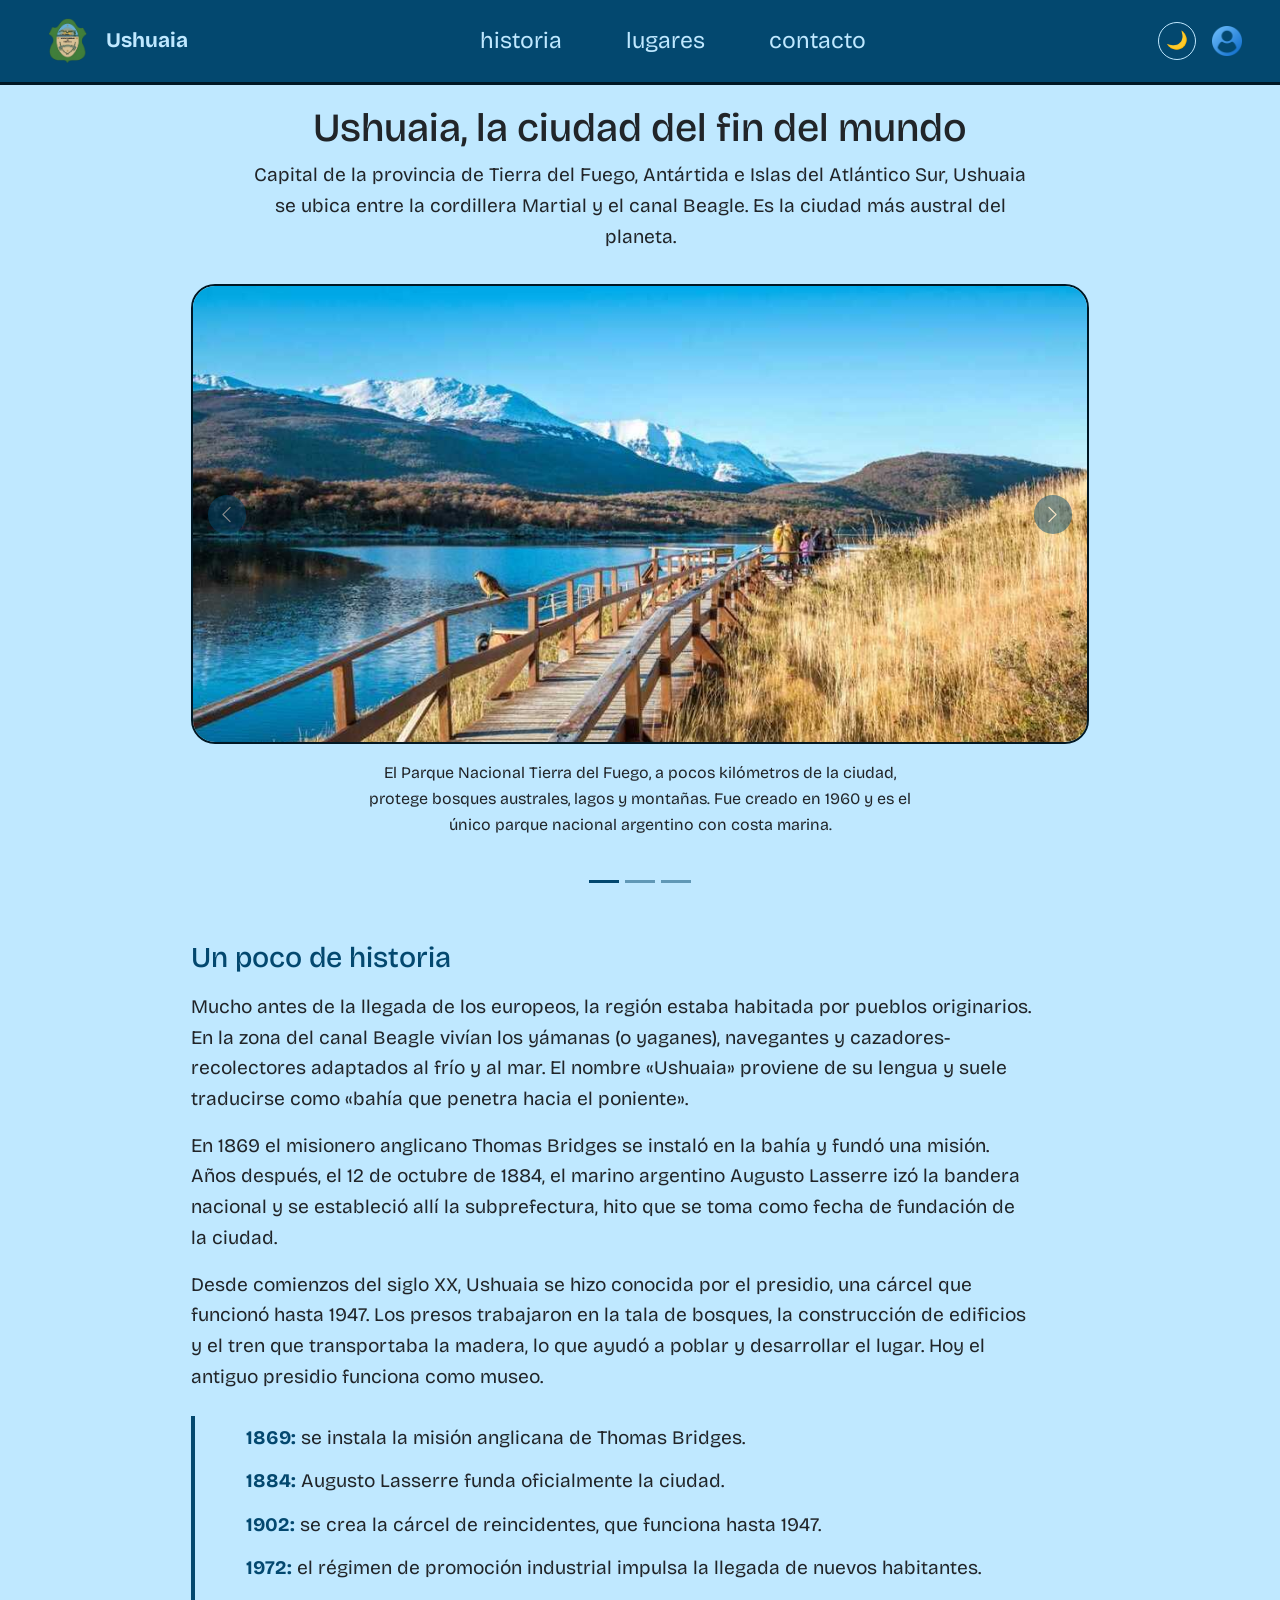
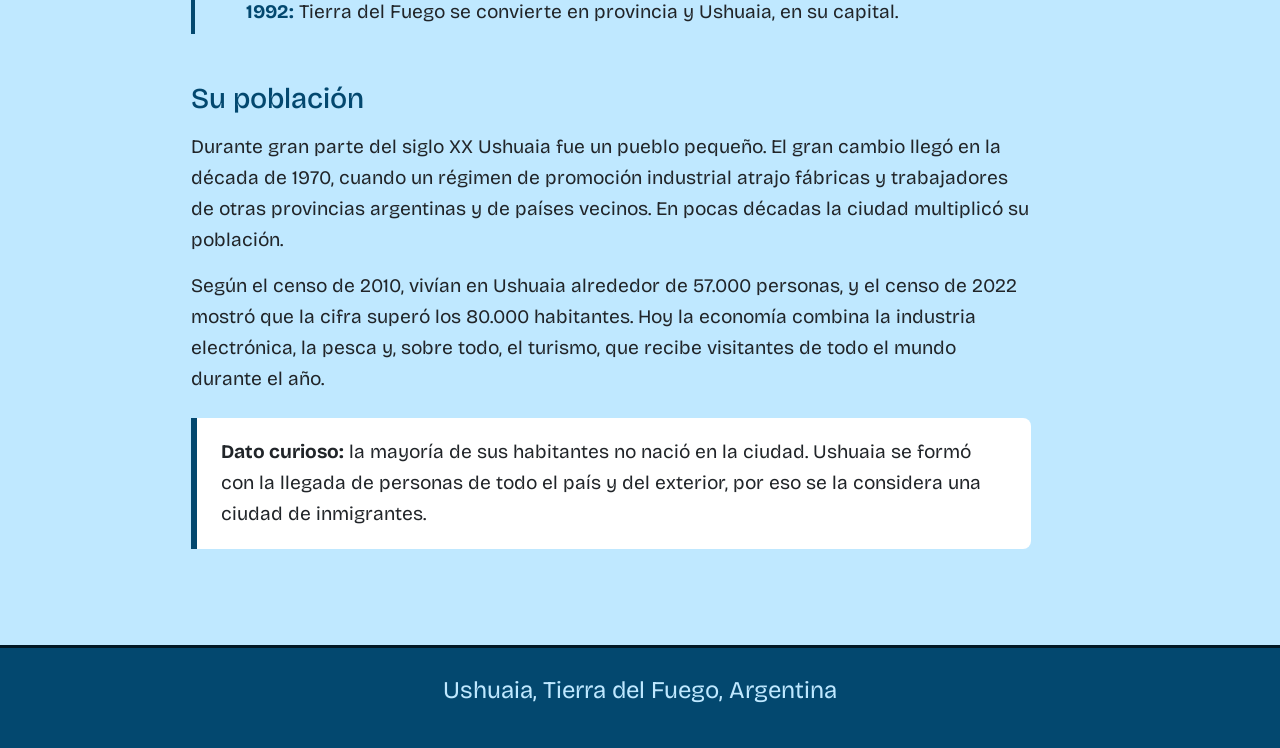
<file: ciudad.html>
<!DOCTYPE html>
<html lang="es">
<head>
    <meta charset="UTF-8">
    <meta name="viewport" content="width=device-width, initial-scale=1.0">
    <meta name="description" content="Historia y población de Ushuaia, la ciudad más austral del mundo.">

    <link rel="preconnect" href="https://fonts.googleapis.com">
    <link rel="preconnect" href="https://fonts.gstatic.com" crossorigin>
    <link href="https://fonts.googleapis.com/css2?family=Bricolage+Grotesque:opsz,wght@12..96,200..800&display=swap" rel="stylesheet">
    <link rel="shortcut icon" href="imagenes/iconoUshuaia.png" type="image/x-icon">

    <link href="https://cdn.jsdelivr.net/npm/bootstrap@5.3.3/dist/css/bootstrap.min.css" rel="stylesheet" crossorigin="anonymous">
    <script src="https://cdn.jsdelivr.net/npm/bootstrap@5.3.3/dist/js/bootstrap.bundle.min.js" crossorigin="anonymous" defer></script>

    <link rel="stylesheet" href="estilos.css">
    <script src="tema.js"></script>

    <title>Nuestra historia</title>
</head>
<body class="ciudad">
    <header class="headerInicio sticky-top">
        <nav class="navbar navbar-expand-md navbar-dark w-100 p-0">
            <a class="navbar-brand d-flex align-items-center gap-2 m-0" href="index.html">
                <img src="imagenes/iconoUshuaia.png" class="logo" alt="logo de ushuaia">
                <span class="nombreCiudad">Ushuaia</span>
            </a>
            <div class="ms-auto order-md-3 d-flex align-items-center gap-3">
                <button type="button" id="btnTema" class="btnTema" aria-pressed="false" aria-label="Activar modo oscuro">
                    <span class="iconoTema" aria-hidden="true">🌙</span>
                </button>
                <a href="#" class="botonDeRegistro">
                    <img src="imagenes/iconoUsuario.png" class="logoRegistro" alt="icono de usuario">
                </a>
                <button class="navbar-toggler" type="button"
                        data-bs-toggle="collapse" data-bs-target="#menuPrincipal"
                        aria-controls="menuPrincipal" aria-expanded="false"
                        aria-label="Abrir menú de navegación">
                    <span class="navbar-toggler-icon"></span>
                </button>
            </div>
            <div class="collapse navbar-collapse order-md-2" id="menuPrincipal">
                <ul class="navbar-nav barraDeNav mx-auto">
                    <li class="nav-item"><a class="nav-link" href="ciudad.html">historia</a></li>
                    <li class="nav-item"><a class="nav-link" href="lugares.html">lugares</a></li>
                    <li class="nav-item"><a class="nav-link" href="contacto.html">contacto</a></li>
                </ul>
            </div>
        </nav>
    </header>

    <main class="principalCiudad">
        <section class="presentacionCiudad">
            <h1>Ushuaia, la ciudad del fin del mundo</h1>
            <p>
                Capital de la provincia de Tierra del Fuego, Antártida e Islas del Atlántico Sur,
                Ushuaia se ubica entre la cordillera Martial y el canal Beagle. Es la ciudad más austral del planeta.
            </p>
        </section>

        <section class="galeriaCiudad" aria-label="Galería de imágenes de Ushuaia">
            <div id="carruselCiudad" class="carousel slide carousel-fade" data-bs-ride="carousel">
                <div class="carousel-indicators">
                    <button type="button" data-bs-target="#carruselCiudad" data-bs-slide-to="0" class="active" aria-current="true" aria-label="Imagen 1: Parque Nacional"></button>
                    <button type="button" data-bs-target="#carruselCiudad" data-bs-slide-to="1" aria-label="Imagen 2: Pingüinos"></button>
                    <button type="button" data-bs-target="#carruselCiudad" data-bs-slide-to="2" aria-label="Imagen 3: Ciudad desde el mar"></button>
                </div>

                <div class="carousel-inner">
                    <figure class="carousel-item active">
                        <img src="imagenes/parqueNacional.jpg" class="d-block w-100" alt="Paisaje de montañas, bosque y lago en el Parque Nacional Tierra del Fuego">
                        <figcaption class="descripcionImagen">
                            El Parque Nacional Tierra del Fuego, a pocos kilómetros de la ciudad, protege bosques
                            australes, lagos y montañas. Fue creado en 1960 y es el único parque nacional argentino con costa marina.
                        </figcaption>
                    </figure>

                    <figure class="carousel-item">
                        <img src="imagenes/pinguinos.webp" class="d-block w-100" alt="Grupo de pingüinos caminando sobre la costa del canal Beagle">
                        <figcaption class="descripcionImagen">
                            Los pingüinos llegan cada primavera a las islas del canal Beagle para reproducirse.
                            Desde Ushuaia se organizan navegaciones para observarlos de cerca.
                        </figcaption>
                    </figure>

                    <figure class="carousel-item">
                        <img src="imagenes/ciudadDesdeElMar.avif" class="d-block w-100" alt="Vista de la ciudad de Ushuaia desde el canal Beagle, con las montañas nevadas detrás">
                        <figcaption class="descripcionImagen">
                            Así se ve Ushuaia desde el canal Beagle: una ciudad de puerto que crece entre
                            el mar y las montañas, y que funciona como punto de partida hacia la Antártida.
                        </figcaption>
                    </figure>
                </div>

                <button class="carousel-control-prev" type="button" data-bs-target="#carruselCiudad" data-bs-slide="prev">
                    <span class="carousel-control-prev-icon" aria-hidden="true"></span>
                    <span class="visually-hidden">Imagen anterior</span>
                </button>
                <button class="carousel-control-next" type="button" data-bs-target="#carruselCiudad" data-bs-slide="next">
                    <span class="carousel-control-next-icon" aria-hidden="true"></span>
                    <span class="visually-hidden">Imagen siguiente</span>
                </button>
            </div>
        </section>

        <section class="seccionHistoria">
            <h2>Un poco de historia</h2>
            <article>
                <p>
                    Mucho antes de la llegada de los europeos, la región estaba habitada por pueblos originarios.
                    En la zona del canal Beagle vivían los yámanas (o yaganes), navegantes y cazadores-recolectores
                    adaptados al frío y al mar. El nombre «Ushuaia» proviene de su lengua y suele traducirse como
                    «bahía que penetra hacia el poniente».
                </p>
                <p>
                    En 1869 el misionero anglicano Thomas Bridges se instaló en la bahía y fundó una misión.
                    Años después, el 12 de octubre de 1884, el marino argentino Augusto Lasserre izó la bandera
                    nacional y se estableció allí la subprefectura, hito que se toma como fecha de fundación de la ciudad.
                </p>
                <p>
                    Desde comienzos del siglo XX, Ushuaia se hizo conocida por el presidio, una cárcel que
                    funcionó hasta 1947. Los presos trabajaron en la tala de bosques, la construcción de edificios y el tren
                    que transportaba la madera, lo que ayudó a poblar y desarrollar el lugar. Hoy el antiguo presidio funciona como museo.
                </p>
            </article>

            <ol class="lineaDeTiempo">
                <li><strong>1869:</strong> se instala la misión anglicana de Thomas Bridges.</li>
                <li><strong>1884:</strong> Augusto Lasserre funda oficialmente la ciudad.</li>
                <li><strong>1902:</strong> se crea la cárcel de reincidentes, que funciona hasta 1947.</li>
                <li><strong>1972:</strong> el régimen de promoción industrial impulsa la llegada de nuevos habitantes.</li>
                <li><strong>1992:</strong> Tierra del Fuego se convierte en provincia y Ushuaia, en su capital.</li>
            </ol>
        </section>

        <section class="seccionPoblacion">
            <h2>Su población</h2>
            <article>
                <p>
                    Durante gran parte del siglo XX Ushuaia fue un pueblo pequeño. El gran cambio llegó en la década
                    de 1970, cuando un régimen de promoción industrial atrajo fábricas y trabajadores de otras provincias
                    argentinas y de países vecinos. En pocas décadas la ciudad multiplicó su población.
                </p>
                <p>
                    Según el censo de 2010, vivían en Ushuaia alrededor de 57.000 personas, y el censo de 2022 mostró
                    que la cifra superó los 80.000 habitantes. Hoy la economía combina la industria electrónica,
                    la pesca y, sobre todo, el turismo, que recibe visitantes de todo el mundo durante el año.
                </p>
            </article>

            <aside class="datoDestacado">
                <p>
                    <strong>Dato curioso:</strong> la mayoría de sus habitantes no nació en la ciudad.
                    Ushuaia se formó con la llegada de personas de todo el país y del exterior, por eso
                    se la considera una ciudad de inmigrantes.
                </p>
            </aside>
        </section>
    </main>

    <footer class="piePagina">
        <p>Ushuaia, Tierra del Fuego, Argentina</p>
    </footer>
</body>
</html>
</file>
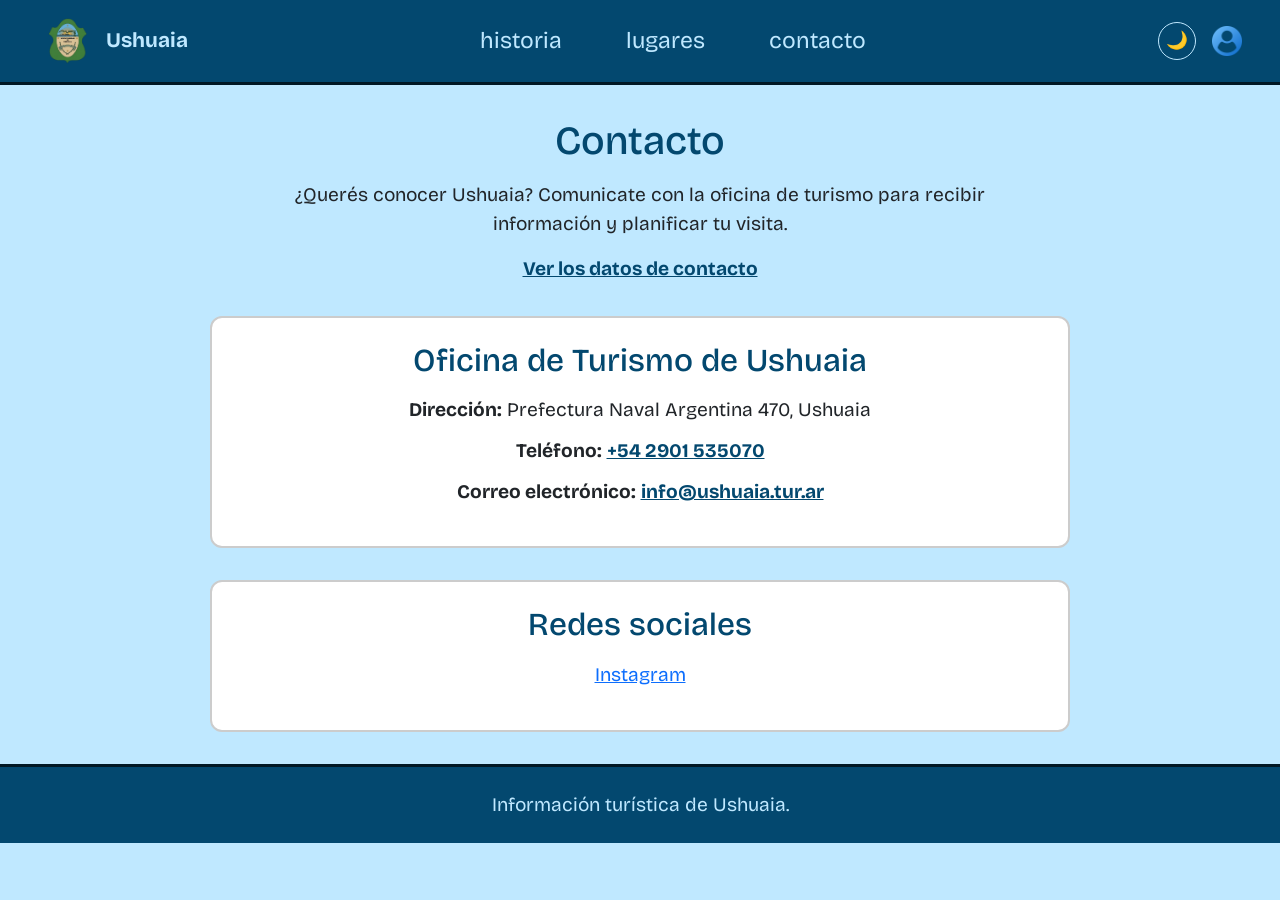
<file: contacto.html>
<!DOCTYPE html>
<html lang="es">
<head>
    <meta charset="UTF-8">
    <meta name="viewport" content="width=device-width, initial-scale=1.0">
    <link rel="preconnect" href="https://fonts.googleapis.com">
    <link rel="preconnect" href="https://fonts.gstatic.com" crossorigin>
    <link href="https://fonts.googleapis.com/css2?family=Bricolage+Grotesque:opsz,wght@12..96,200..800&display=swap" rel="stylesheet">
    <link rel="shortcut icon" href="imagenes/iconoUshuaia.png" type="image/x-icon">

    <link href="https://cdn.jsdelivr.net/npm/bootstrap@5.3.3/dist/css/bootstrap.min.css" rel="stylesheet">
    <script src="https://cdn.jsdelivr.net/npm/bootstrap@5.3.3/dist/js/bootstrap.bundle.min.js" defer></script>

    <link rel="stylesheet" href="estilos.css">
    <script src="tema.js"></script>

    <title>¡Te estamos esperando!</title>
</head>
<body class="paginaContacto">
    <header class="headerInicio sticky-top">
        <nav class="navbar navbar-expand-md navbar-dark w-100 p-0">
            <a class="navbar-brand d-flex align-items-center gap-2 m-0" href="index.html">
                <img src="imagenes/iconoUshuaia.png" class="logo" alt="logo de ushuaia">
                <span class="nombreCiudad">Ushuaia</span>
            </a>
            <div class="ms-auto order-md-3 d-flex align-items-center gap-3">
                <button type="button" id="btnTema" class="btnTema" aria-pressed="false" aria-label="Activar modo oscuro">
                    <span class="iconoTema" aria-hidden="true">🌙</span>
                </button>
                <a href="#" class="botonDeRegistro">
                    <img src="imagenes/iconoUsuario.png" class="logoRegistro" alt="icono de usuario">
                </a>
                <button class="navbar-toggler" type="button"
                        data-bs-toggle="collapse" data-bs-target="#menuPrincipal"
                        aria-controls="menuPrincipal" aria-expanded="false"
                        aria-label="Abrir menú de navegación">
                    <span class="navbar-toggler-icon"></span>
                </button>
            </div>
            <div class="collapse navbar-collapse order-md-2" id="menuPrincipal">
                <ul class="navbar-nav barraDeNav mx-auto">
                    <li class="nav-item"><a class="nav-link" href="ciudad.html">historia</a></li>
                    <li class="nav-item"><a class="nav-link" href="lugares.html">lugares</a></li>
                    <li class="nav-item"><a class="nav-link" href="contacto.html">contacto</a></li>
                </ul>
            </div>
        </nav>
    </header>

    <main>
        <h1>Contacto</h1>
        <p>
            ¿Querés conocer Ushuaia? Comunicate con la oficina de turismo para recibir
            información y planificar tu visita.
        </p>
        <p><a href="#informacion-contacto">Ver los datos de contacto</a></p>

        <section id="informacion-contacto" aria-labelledby="titulo-oficina">
            <h2 id="titulo-oficina">Oficina de Turismo de Ushuaia</h2>
            <address>
                <p>
                    <strong>Dirección:</strong>
                    Prefectura Naval Argentina 470, Ushuaia
                </p>
                <p>
                    <strong>Teléfono:</strong>
                    <a href="tel:+542901535070">+54 2901 535070</a>
                </p>
                <p>
                    <strong>Correo electrónico:</strong>
                    <a href="mailto:info@ushuaia.tur.ar">info@ushuaia.tur.ar</a>
                </p>
            </address>
        </section>

        <section aria-labelledby="titulo-redes">
            <h2 id="titulo-redes">Redes sociales</h2>
            <p>
                <a href="https://www.instagram.com/turismoushuaia/"
                   target="_blank" rel="noopener noreferrer">Instagram</a>
            </p>
        </section>
    </main>

    <footer>
        <p>Información turística de Ushuaia.</p>
    </footer>
</body>
</html>
</file>
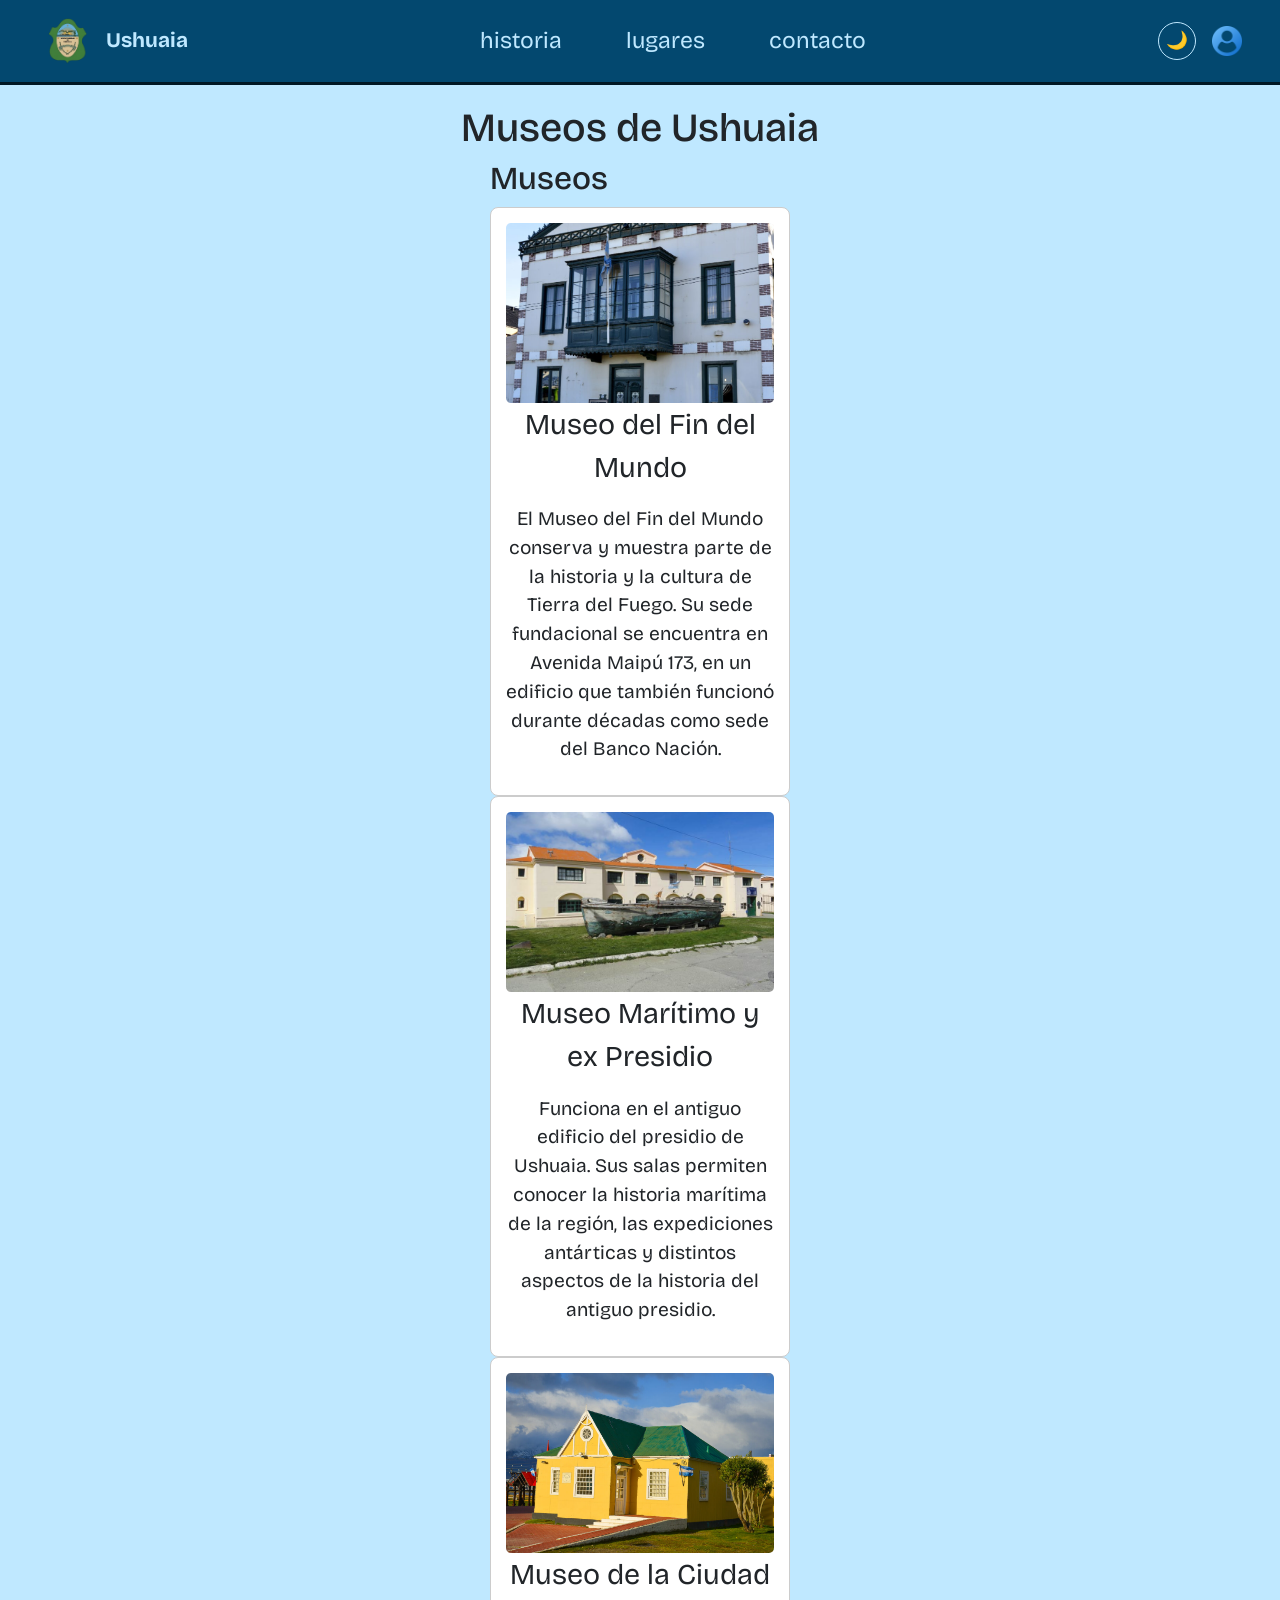
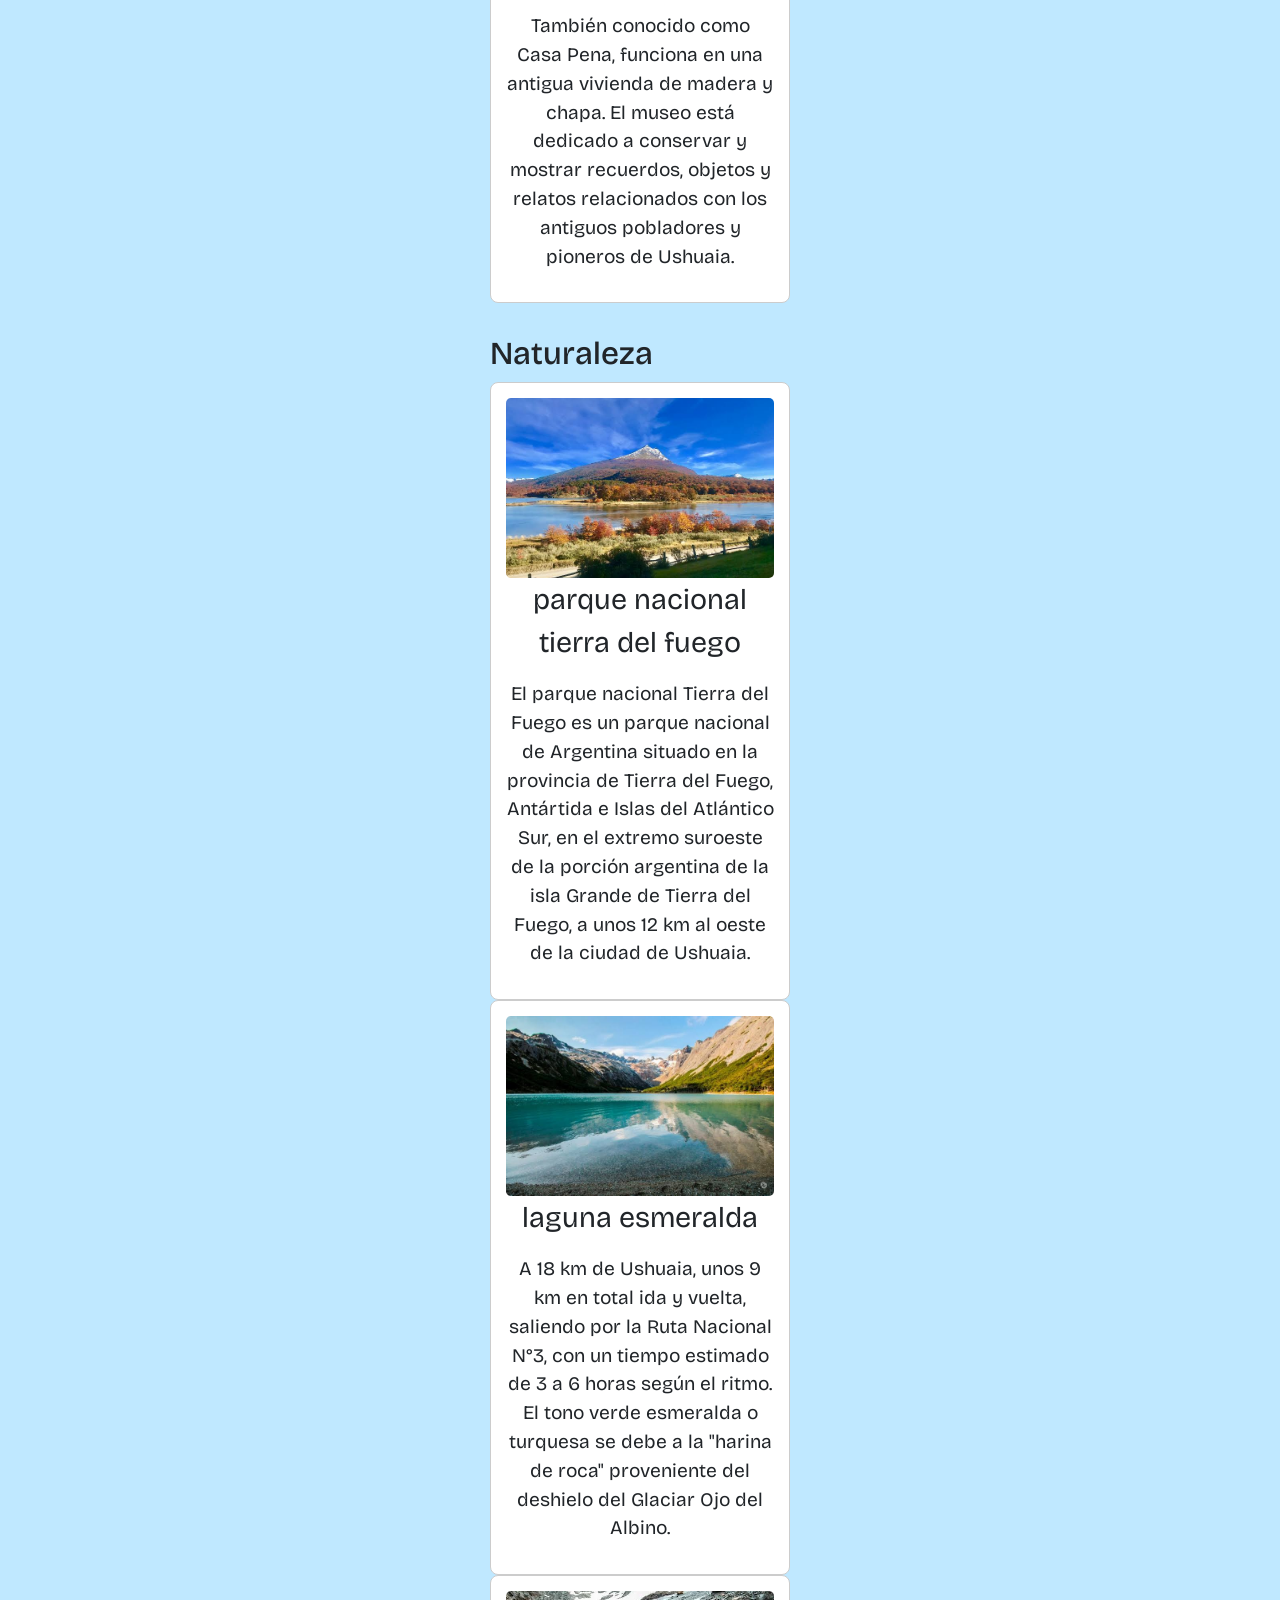
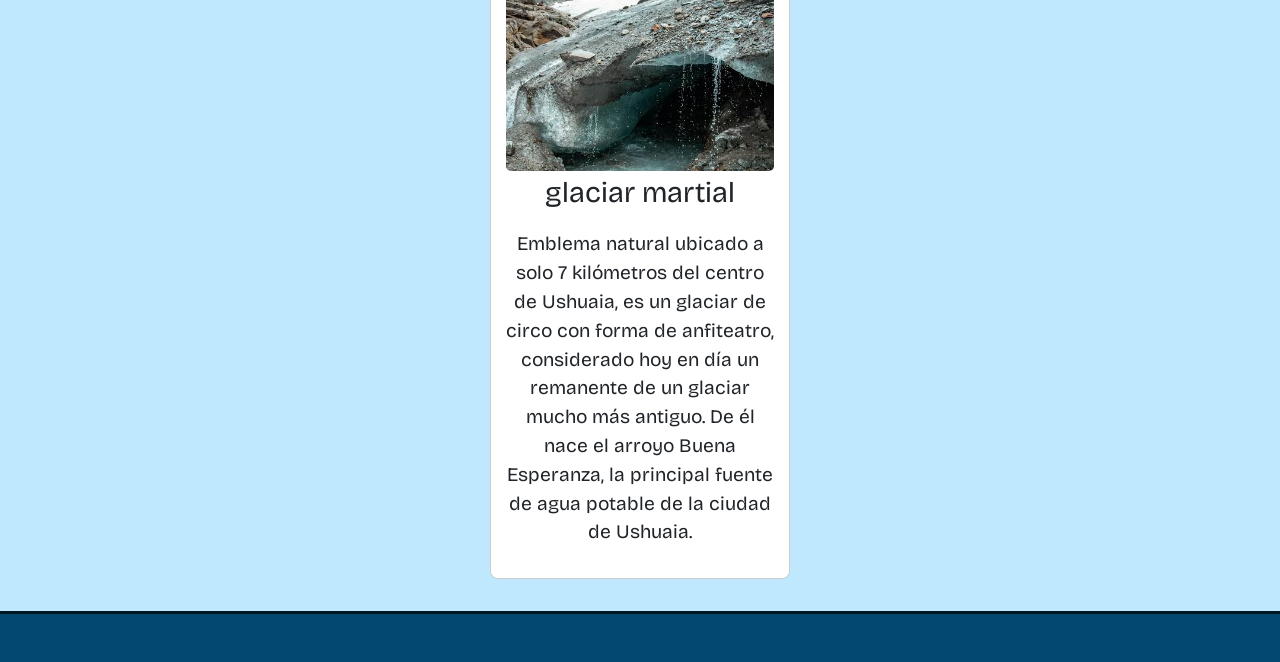
<file: lugares.html>
<!DOCTYPE html>
<html lang="es">
<head>
    <meta charset="UTF-8">
    <meta name="viewport" content="width=device-width, initial-scale=1.0">

    <link rel="preconnect" href="https://fonts.googleapis.com">
    <link rel="preconnect" href="https://fonts.gstatic.com" crossorigin>
    <link href="https://fonts.googleapis.com/css2?family=Bricolage+Grotesque:opsz,wght@12..96,200..800&display=swap" rel="stylesheet">
    <link rel="shortcut icon" href="imagenes/iconoUshuaia.png" type="image/x-icon">

    <link href="https://cdn.jsdelivr.net/npm/bootstrap@5.3.3/dist/css/bootstrap.min.css" rel="stylesheet">
    <script src="https://cdn.jsdelivr.net/npm/bootstrap@5.3.3/dist/js/bootstrap.bundle.min.js" defer></script>

    <link rel="stylesheet" href="estilos.css">
    <script src="tema.js"></script>

    <title>Lugares turisticos</title>
</head>
<body>
    <header class="headerInicio sticky-top">
        <nav class="navbar navbar-expand-md navbar-dark w-100 p-0">
            <a class="navbar-brand d-flex align-items-center gap-2 m-0" href="index.html">
                <img src="imagenes/iconoUshuaia.png" class="logo" alt="logo de ushuaia">
                <span class="nombreCiudad">Ushuaia</span>
            </a>
            <div class="ms-auto order-md-3 d-flex align-items-center gap-3">
                <button type="button" id="btnTema" class="btnTema" aria-pressed="false" aria-label="Activar modo oscuro">
                    <span class="iconoTema" aria-hidden="true">🌙</span>
                </button>
                <a href="#" class="botonDeRegistro">
                    <img src="imagenes/iconoUsuario.png" class="logoRegistro" alt="icono de usuario">
                </a>
                <button class="navbar-toggler" type="button"
                        data-bs-toggle="collapse" data-bs-target="#menuPrincipal"
                        aria-controls="menuPrincipal" aria-expanded="false"
                        aria-label="Abrir menú de navegación">
                    <span class="navbar-toggler-icon"></span>
                </button>
            </div>
            <div class="collapse navbar-collapse order-md-2" id="menuPrincipal">
                <ul class="navbar-nav barraDeNav mx-auto">
                    <li class="nav-item"><a class="nav-link" href="ciudad.html">historia</a></li>
                    <li class="nav-item"><a class="nav-link" href="lugares.html">lugares</a></li>
                    <li class="nav-item"><a class="nav-link" href="contacto.html">contacto</a></li>
                </ul>
            </div>
        </nav>
    </header>

    <h1>Museos de Ushuaia</h1>

    <main>
        <div class="contenedor-azul">
            <section aria-labelledby="titulo-museos">
                <h2 id="titulo-museos">Museos</h2>

                <article class="museo">
                    <img src="imagenes/museodelfindelmundo.png" alt="Museo del Fin del Mundo">
                    <p class="tituloArticulo">Museo del Fin del Mundo</p>
                    <p>
                        El Museo del Fin del Mundo conserva y muestra parte de la historia
                        y la cultura de Tierra del Fuego. Su sede fundacional se encuentra
                        en Avenida Maipú 173, en un edificio que también funcionó durante
                        décadas como sede del Banco Nación.
                    </p>
                </article>

                <article class="museo">
                    <img src="imagenes/museomaritimo.png" alt="Museo Marítimo y ex Presidio de Ushuaia">
                    <p class="tituloArticulo">Museo Marítimo y ex Presidio</p>
                    <p>
                        Funciona en el antiguo edificio del presidio de Ushuaia. Sus salas
                        permiten conocer la historia marítima de la región, las expediciones
                        antárticas y distintos aspectos de la historia del antiguo presidio.
                    </p>
                </article>

                <article class="museo">
                    <img src="imagenes/museoCiudad.png" alt="Museo de la Ciudad de Ushuaia">
                    <p class="tituloArticulo">Museo de la Ciudad</p>
                    <p>
                        También conocido como Casa Pena, funciona en una antigua vivienda
                        de madera y chapa. El museo está dedicado a conservar y mostrar
                        recuerdos, objetos y relatos relacionados con los antiguos
                        pobladores y pioneros de Ushuaia.
                    </p>
                </article>
            </section>
        </div>

        <div class="contenedor-verde">
            <section aria-labelledby="titulo-naturaleza">
                <h2 id="titulo-naturaleza">Naturaleza</h2>

                <article class="naturaleza">
                    <img src="imagenes/parquenacionaltierradelfuego.png" alt="parque nacional tierra del fuego">
                    <p class="tituloArticulo">parque nacional tierra del fuego</p>
                    <p>
                        El parque nacional Tierra del Fuego es un parque nacional de Argentina situado en la provincia de Tierra del Fuego,
                        Antártida e Islas del Atlántico Sur, en el extremo suroeste de la porción argentina de la isla Grande de Tierra del Fuego,
                        a unos 12 km al oeste de la ciudad de Ushuaia.
                    </p>
                </article>

                <article class="naturaleza">
                    <img src="imagenes/lagunaesmeralda.png" alt="laguna esmeralda">
                    <p class="tituloArticulo">laguna esmeralda</p>
                    <p>
                        A 18 km de Ushuaia, unos 9 km en total ida y vuelta, saliendo por la Ruta Nacional N°3,
                        con un tiempo estimado de 3 a 6 horas según el ritmo.
                        El tono verde esmeralda o turquesa se debe a la "harina de roca" proveniente del deshielo del Glaciar Ojo del Albino.
                    </p>
                </article>

                <article class="naturaleza">
                    <img src="imagenes/glaciarmartial.png" alt="glaciar martial">
                    <p class="tituloArticulo">glaciar martial</p>
                    <p>
                        Emblema natural ubicado a solo 7 kilómetros del centro de Ushuaia,
                        es un glaciar de circo con forma de anfiteatro, considerado hoy en día un remanente de un glaciar mucho más antiguo.
                        De él nace el arroyo Buena Esperanza, la principal fuente de agua potable de la ciudad de Ushuaia.
                    </p>
                </article>
            </section>
        </div>
    </main>

    <footer class="piePagina"></footer>
</body>
</html>
</file>
<file: estilos.css>
:root {
    --colorDeFondo: #bfe8ff;
    --colorDeHeader: #03486f;
    --colorDeBordeHeader: #011824;
    --fuentePrincipal: "Bricolage Grotesque"; /*fuente externa tomada de google fonts*/

/* Variables que cambian con el modo oscuro */

    --fondoPagina: var(--colorDeFondo);
    --textoPagina: #212529;
    --colorTitulos: var(--colorDeHeader);
    --fondoClaro: #ffffff;
    --bordeSuave: #cccccc;
}

/*paleta de colores al efectuar la funcion de cambiar el tema*/

[data-bs-theme="dark"] {
    --fondoPagina: #07202e;
    --textoPagina: #dff2ff;
    --colorTitulos: #7cc8f2;
    --fondoClaro: #0e3247;
    --bordeSuave: #1f5b80;
    --colorDeBordeHeader: #0b6a9c;
}

/*suelen hacerse por defecto para un mejor diseño resposivo*/

* { 
    margin: 0;
    padding: 0;
    box-sizing: border-box; 
    font-family: var(--fuentePrincipal), sans-serif;
}

/*diseño de pagina index*/

body,.ciudad {
    background-color: var(--fondoPagina);
    color: var(--textoPagina);
    font-size: 1.2rem;
    transition: background-color 0.3s, color 0.3s;
}
.headerInicio {
    margin-bottom: 1.5%;
    padding: 1% 3%;
    background-color: var(--colorDeHeader);
    border-bottom: 3px solid var(--colorDeBordeHeader);
}
.logo {
    display: block;
    width: 60px;
}
.nombreCiudad {
    color: var(--colorDeFondo);
    font-weight: 700;
    font-size: 1.3rem;
}
.navbar-toggler {
    border-color: var(--colorDeFondo);
}
.navbar-toggler:focus {
    box-shadow: 0 0 0 0.2rem rgba(191, 232, 255, 0.4);
}

/*diseño de barra de navegacion*/

.barraDeNav {
    font-size: 1.2em;
    gap: 0;
}
.barraDeNav .nav-link {
    position: relative;
    display: inline-block;
    padding: 0.5rem 0;
    color: var(--colorDeFondo);
}
.barraDeNav .nav-link:hover,
.barraDeNav .nav-link:focus {
    color: var(--colorDeFondo);
}
.barraDeNav .nav-link::after {
    content: '';
    position: absolute;
    left: 0;
    bottom: 0;
    width: 0;
    height: 3px;
    background-color: var(--colorDeFondo);
    transition: 0.3s;
}
.barraDeNav .nav-link:hover::after {
    width: 100%;
}

/*en caso de pobrar pantallas al achicar se modifico y al agrandar por encima de este min-width realiza el gap */

@media (min-width: 768px) {
    .barraDeNav { gap: 3rem; }
}

/*si la pantalla mide menos del max-width se aplica el nuevo diseño a la barra de navegacion*/

@media (max-width: 767.98px) {
    .barraDeNav { padding: 0.75rem 0; text-align: center; }
}

/*diseño de funcion de cambiar de tema*/

.btnTema {
    display: flex;
    align-items: center;
    justify-content: center;
    width: 38px;
    height: 38px;
    padding: 0;
    font-size: 1.1rem;
    background: transparent;
    border: 1px solid var(--colorDeFondo);
    border-radius: 50%;
    cursor: pointer;
    transition: transform 0.3s, background-color 0.3s;
}
.btnTema:hover {
    transform: scale(1.1);
    background-color: rgba(191, 232, 255, 0.15);
}
.btnTema:focus-visible {
    outline: 3px solid var(--colorDeFondo);
    outline-offset: 3px;
}
.logoRegistro {
    display: block;
    width: 30px;
}
.botonDeRegistro {
    border-radius: 30px;
    padding: 0;
    text-decoration: none;
    color: var(--colorDeFondo);
}
.logo:hover, .logoRegistro:hover {
    transform: scale(1.2);
}

.mainInicio {
    display: flex;
    flex-direction: column;
    width: 100%;
    line-height: 1.5;
    padding: 2%;
    margin-bottom: 1.5%;
}

.articulo {
    display: flex;
    flex-direction: column;
    padding: 1%;
}

p {
    width: auto;
    text-align: center;
    justify-content: center;    
}

h1 {
    text-align: center;
}

.imagenDelFaro {
    width:70%;
    height: 50%;
    margin-bottom: 1%;
    border: 2px solid var(--colorDeBordeHeader);
}
.seccionTarjetas {
    margin-top: 2rem;
}

.seccionTarjetas h2 {
    margin-bottom: 1.5rem;
    text-align: center;
    color: var(--colorTitulos);
}

.tarjetaInicio {
    overflow: hidden;
    background-color: var(--colorDeHeader);
    border: 3px solid var(--colorDeBordeHeader);
    border-radius: 1rem;
    color: var(--colorDeFondo);
    transition: transform 0.3s;
    margin: 0;
}

.tarjetaInicio:hover {
    transform: translateY(-6px);
}

.tarjetaInicio .card-img-top {
    border-bottom: 3px solid var(--colorDeBordeHeader);
}

.tarjetaInicio .card-text, .card-title {
    font-size: 1rem;
    text-align: center;
    padding: 0.5rem;
    color: var(--colorDeFondo);
}

.aTarjeta {
    text-decoration: none;
    color: var(--colorDeFondo);
}

.aTarjeta:focus-visible {
    outline: 3px solid var(--colorDeFondo);
    outline-offset: 4px;
}


/* diseño de pagina lugares */

.contenedor-azul {
    display: flex;
    flex-wrap: wrap;
    gap: 20px;
    justify-content: center;
    margin-bottom: 2rem;
}

.museo {
    background-color: var(--fondoClaro);
    width: 300px;
    padding: 15px;
    border: 1px solid var(--bordeSuave);
    border-radius: 8px;
}

.museo img {
    width: 100%;
    height: 180px;
    object-fit: cover;
    border-radius: 5px;
}

.museo h2 {
    font-size: 21px;
}

.museo p {
    line-height: 1.5;
}
.tituloArticulo {
    font-size: 1.5em;
}

/* diseño de pagina ciudad (historia) */


.principalCiudad {
    max-width: 1000px;
    margin: 0 auto;
    padding: 0 4% 3rem;
    line-height: 1.6;
}

.presentacionCiudad {
    margin-bottom: 2rem;
}

.presentacionCiudad p {
    max-width: 65ch;
    margin: 0.5rem auto 0;
}

.galeriaCiudad {
    margin-bottom: 3rem;
}

.galeriaCiudad .carousel-item img {
    height: 460px;
    object-fit: cover;
    border: 2px solid var(--colorDeBordeHeader);
    border-radius: 1.5rem;
}

.descripcionImagen {
    max-width: 65ch;
    margin: 1rem auto 2.5rem;
    padding: 0 3rem;
    text-align: center;
    font-size: 1rem;
}

/*achicamos el carrousel para no estar retocando las imagenes*/

.galeriaCiudad .carousel-control-prev,
.galeriaCiudad .carousel-control-next {
    width: 8%;
    height: 460px;
}

.galeriaCiudad .carousel-control-prev-icon,
.galeriaCiudad .carousel-control-next-icon {
    background-color: var(--colorDeHeader);
    border-radius: 50%;
    padding: 1.2rem;
    background-size: 50%;
}

.galeriaCiudad .carousel-indicators {
    margin-bottom: 0;
    bottom: 0;
}

.galeriaCiudad .carousel-indicators button {
    background-color: var(--colorTitulos);
}

.seccionHistoria,
.seccionPoblacion {
    margin-bottom: 3rem;
}

.seccionHistoria h2,
.seccionPoblacion h2 {
    margin-bottom: 1rem;
    color: var(--colorTitulos);
    font-size: 1.8rem;
}

.seccionHistoria p,
.seccionPoblacion p {
    max-width: 70ch;
    margin-bottom: 1rem;
    text-align: left;
}

.lineaDeTiempo {
    list-style: none;
    margin: 1.5rem 0;
    border-left: 4px solid var(--colorTitulos);
}

.lineaDeTiempo li {
    padding: 0.4rem 0 0.4rem 1.2rem;
}

.lineaDeTiempo strong {
    color: var(--colorTitulos);
}

.datoDestacado {
    max-width: 70ch;
    margin-top: 1.5rem;
    padding: 1.2rem 1.5rem;
    background-color: var(--fondoClaro);
    border-left: 6px solid var(--colorTitulos);
    border-radius: 0 8px 8px 0;
}

.datoDestacado p {
    margin: 0;
}

.piePagina {
    padding: 1.5rem;
    background-color: var(--colorDeHeader);
    border-top: 3px solid var(--colorDeBordeHeader);
    color: var(--colorDeFondo);
    text-align: center;
    font-size: 1.5rem;
}
.piePagina a {
    text-decoration: none;
    color: var(--colorDeFondo);
}

@media (max-width: 600px) {
    .galeriaCiudad .carousel-item img,
    .galeriaCiudad .carousel-control-prev,
    .galeriaCiudad .carousel-control-next {
        height: 260px;
    }

    .descripcionImagen {
        padding: 0 0.5rem;
    }
/*estilos para naturaleza en lugares*/
}
.contenedor-verde {
    display: flex;
    flex-wrap: wrap;
    gap: 20px;
    justify-content: center;
    margin-bottom: 2rem;
}

.naturaleza {
    background-color: var(--fondoClaro);
    width: 300px;
    padding: 15px;
    border: 1px solid var(--bordeSuave);
    border-radius: 8px;
}

.naturaleza img {
    width: 100%;
    height: 180px;
    object-fit: cover;
    border-radius: 5px;
}
.naturaleza h2 {
    font-size: 21px;
}

.naturaleza p {
    line-height: 1.5;
}

/* Página de contacto */

/* ESTILOS DE LA PAGINA CONTACTO */

.paginaContacto main {
    max-width: 900px;
    margin: 2rem auto;
    padding: 0 1.25rem;
}

.paginaContacto main > h1 {
    margin-bottom: 1rem;
    color: var(--colorTitulos);
    text-align: center;
}

.paginaContacto main > p {
    max-width: 65ch;
    margin: 0 auto 1rem;
}

.paginaContacto main > p a,
.paginaContacto address a {
    color: var(--colorTitulos);
    font-weight: 700;
}

.paginaContacto main section {
    margin: 2rem 0;
    padding: 1.5rem;
    background-color: var(--fondoClaro);
    border: 2px solid var(--bordeSuave);
    border-radius: 12px;
}

.paginaContacto main section h2 {
    margin-bottom: 1rem;
    color: var(--colorTitulos);
    text-align: center;
}

.paginaContacto address p {
    margin-bottom: 0.75rem;
}

.paginaContacto footer {
    padding: 1.5rem;
    background-color: var(--colorDeHeader);
    border-top: 3px solid var(--colorDeBordeHeader);
    color: var(--colorDeFondo);
}

.paginaContacto footer p {
    margin: 0;
}

@media (max-width: 600px) {
    .paginaContacto main {
        margin: 1rem auto;
    }

    .paginaContacto main section {
        padding: 1rem;
    }
}
</file>
